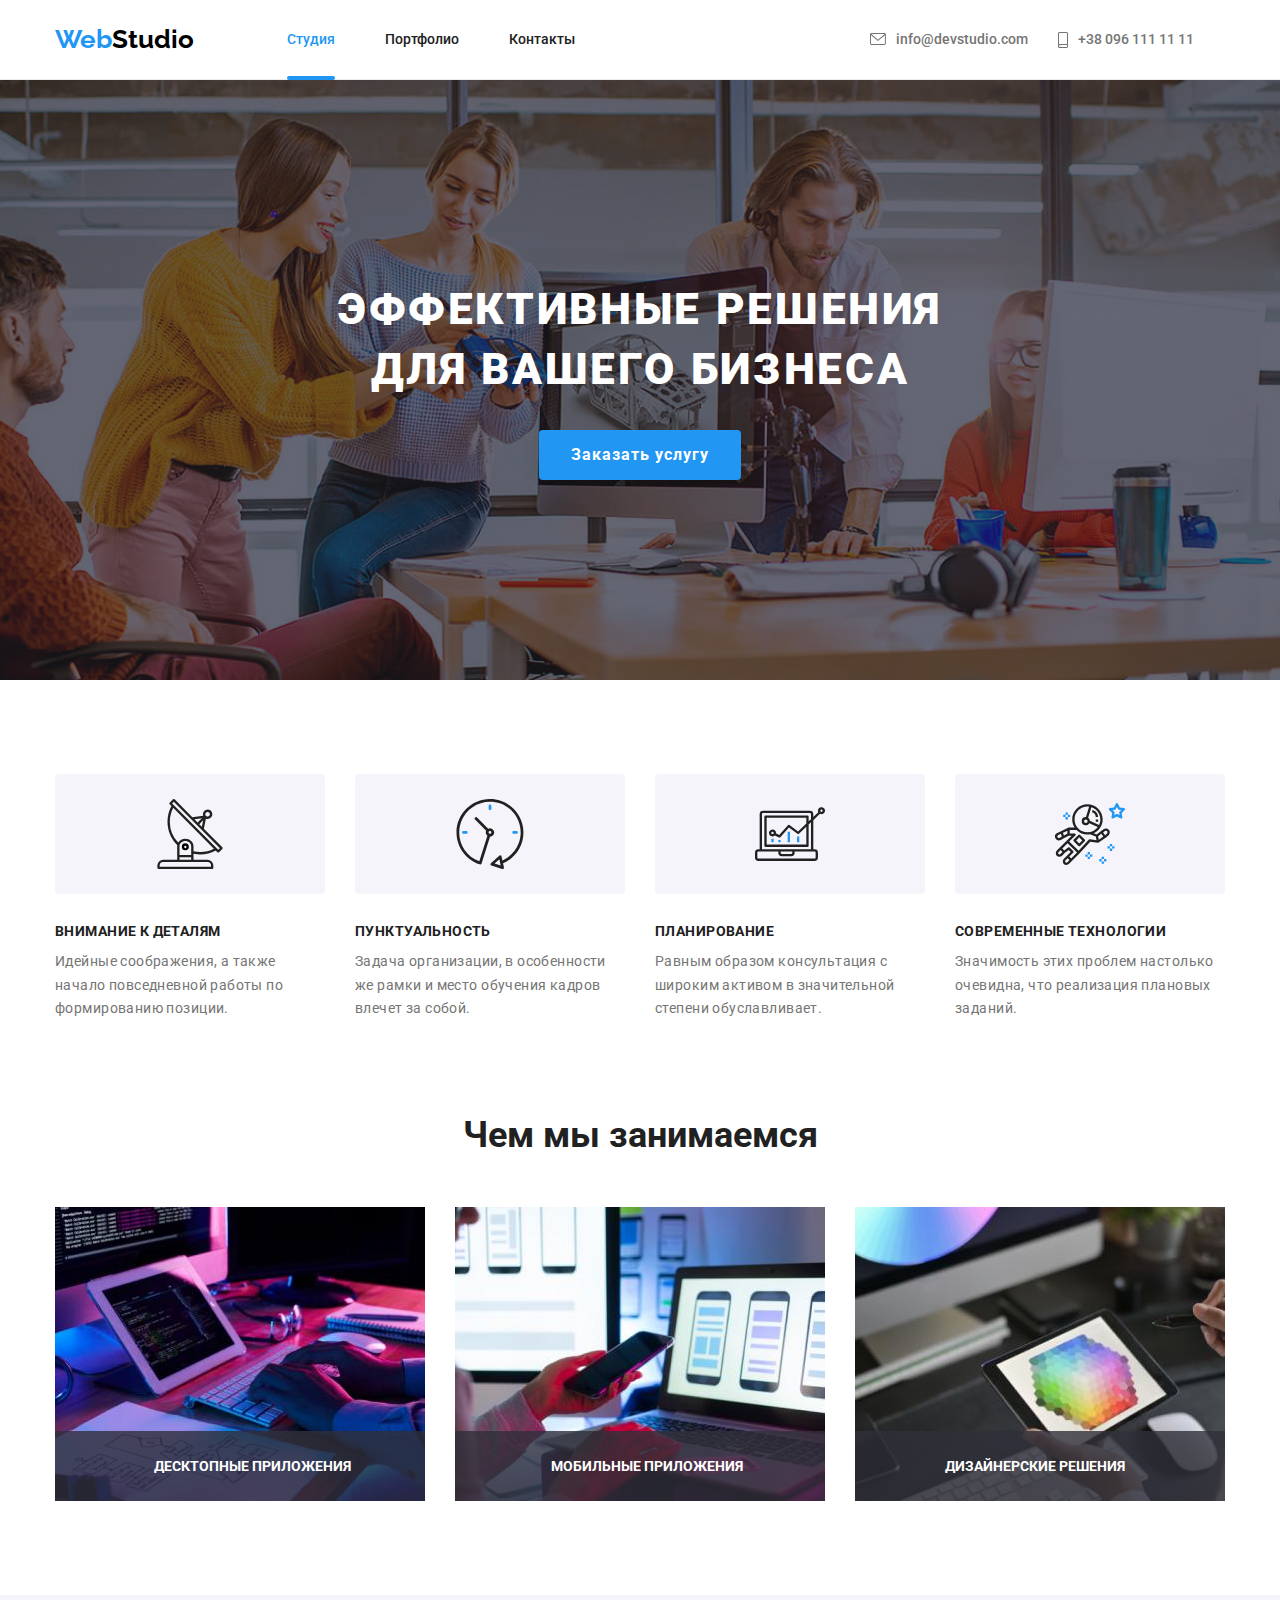
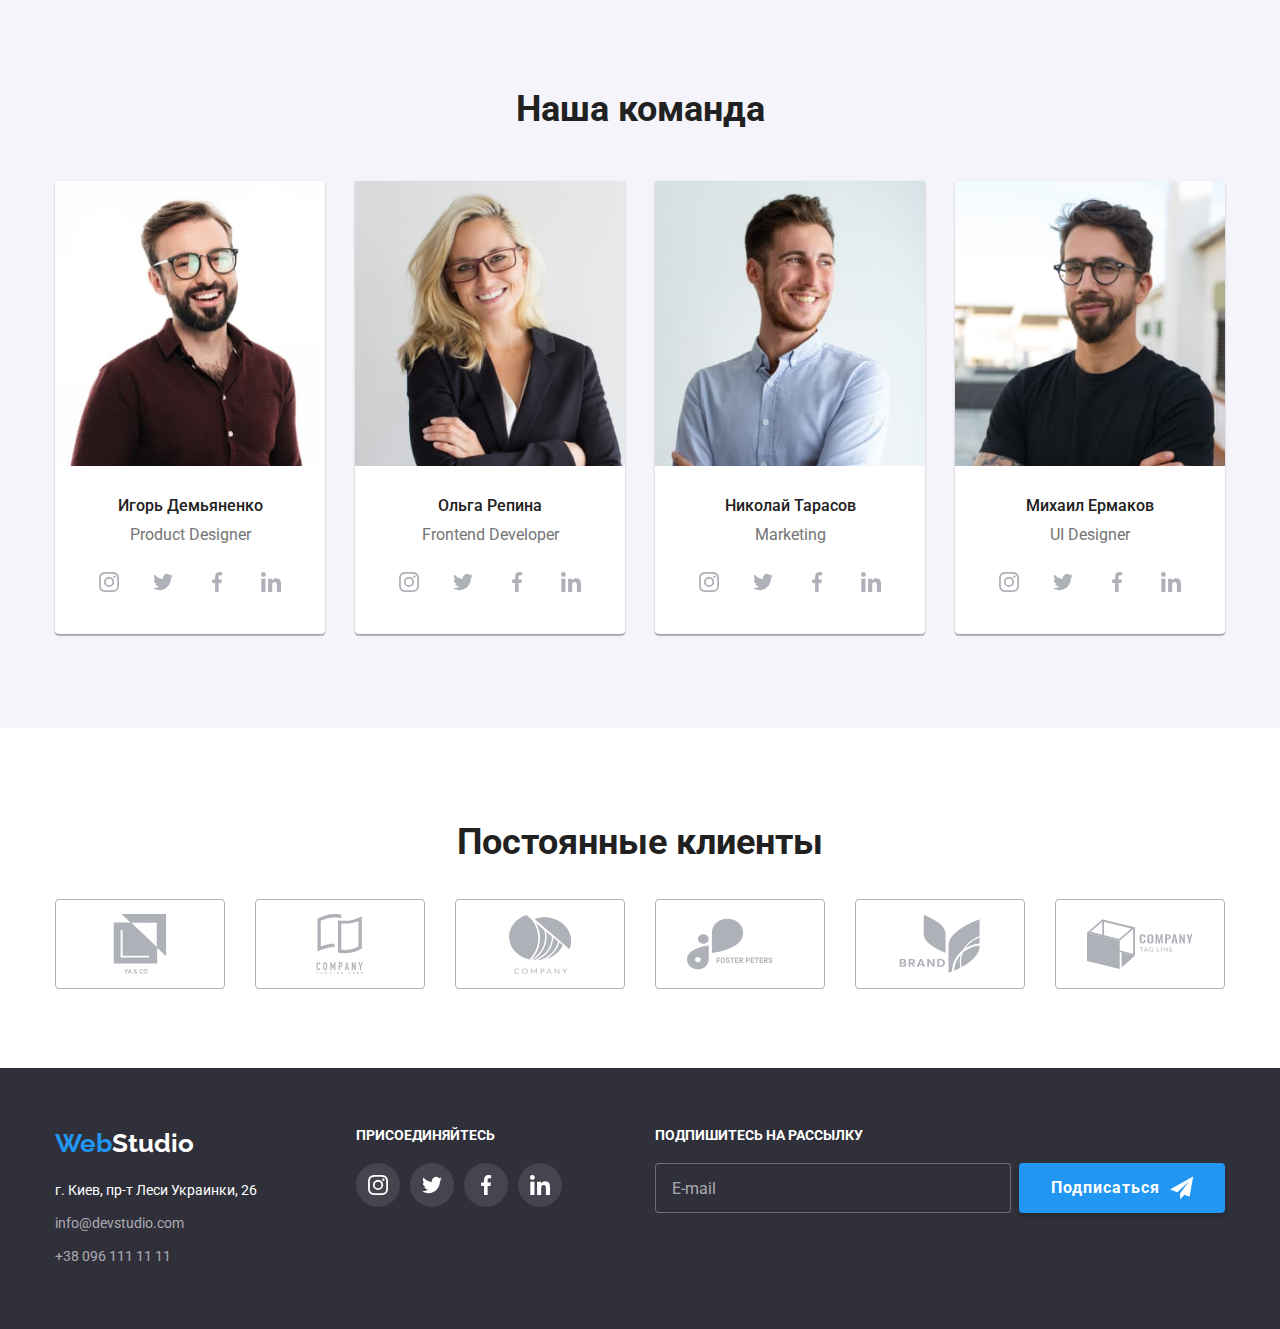
<file: index.html>
<!DOCTYPE html>
<html lang="ru">
     <head>
         <meta charset="UTF-8">
         <meta http-equiv="X-UA-Compatible" content="IE=edge">
         <meta name="viewport" content="width=device-width, initial-scale=1.0">
           <title>Студия</title>
    
         <link rel="preconnect" href="https://fonts.googleapis.com">
         <link rel="preconnect" href="https://fonts.gstatic.com" crossorigin>
         <link href="https://fonts.googleapis.com/css2?family=Raleway:wght@700&family=Roboto:wght@400;500;700;900&display=swap"
         rel="stylesheet">
    
         <link rel="stylesheet" href="https://cdnjs.cloudflare.com/ajax/libs/modern-normalize/1.1.0/modern-normalize.min.css"> 

         <link rel="stylesheet" href="./css/main.min.css">
     </head>       
  <body>
        <header class="page-header">
            <div class="container container__page-header">
                <nav class="main-nav">
                     <a href="./index.html" class="logo">Web<span class="logo__part">Studio</span></a>
                     <button type="button" class="menu-button" data-menu-button>
                         <svg width="40" height="40" aria-label="переключатель мобильного меню">
                            <use class="icon-menu" href="./images/icons.svg#icon-menu_40px-1"></use>
                            <use class="icon-close" href="./images/icons.svg#icon-close_40px-1"></use>
                         </svg>
                     </button>
                  <div class="menu-container" id="menu-container" data-menu>     
                     <ul class="site-nav">
                         <li class="site-nav__item"><a href="" class="site-nav__link site-nav__link--current">Студия</a></li>
                         <li class="site-nav__item"><a class="site-nav__link" href="./portfolio.html">Портфолио</a></li>
                         <li class="site-nav__item"><a class="site-nav__link" href="">Контакты</a></li>     
                     </ul>
                     <div class="header-contacts">
                      <ul class="contacts-nav">
                         <li class="contacts-nav__item">
                             <a class="contacts-nav__link contacts-nav__link--font-size" href="tel:+380961111111">
                           <svg class="contacts-nav__icon" width="10" height="16">
                               <use href="./images/icons.svg#icon-smartphone"></use>
                           </svg>                             
                             +38 096 111 11 11 </a>
                         </li>
                         <li class="contacts-nav__item">
                            <a class="contacts-nav__link" href="mailto:info@devstudio.com">
                           <svg class="contacts-nav__icon" width="16" height="12">
                             <use href="./images/icons.svg#icon-envelope-hover"></use>
                           </svg>
                               info@devstudio.com</a>
                         </li>
                     </ul>
                     <ul class="header-social">
                         <li class="header-social__item">  
                             <a class="header-social__link" href="">Instagram<span class='header-social__line'></span></a>                     
                         </li>
                         <li class="header-social__item">  
                             <a class="header-social__link" href="">Twitter<span class='header-social__line'></span></a>                     
                         </li>
                         <li class="header-social__item">  
                             <a class="header-social__link" href="">Facebook<span class='header-social__line'></span></a>                     
                         </li>
                         <li class="header-social__item">  
                             <a class="header-social__link" href="">LinkedIn<span class='header-social__line'></span></a>                     
                         </li>
                     </ul>
                    </div>
                 </div>
              </nav>
            </div>
        </header>
        <main>
             <!--hero-->
             <section class="hero">
                <div class="container">
                     <h1 class="hero__title">Эффективные решения <br>
                        для вашего бизнеса</h1>
                     <button type="button" class="hero__button" data-modal-open>Заказать услугу</button>    
                </div>
                 </section>
              <!--description of company-->
              <section class="section">
                 <div class="container">
                      <h2 class="visually-hidden">Наши преимущества</h2>
                      <ul class="description">
                            <li class="description__item">
                                <div class="box__icon">
                                  <svg class="description__icon" width="70" height="70" >
                                    <use href="./images/icons.svg#icon-antenna-1"></use>
                                  </svg>
                                </div>
                                <h3 class="description__headline">Внимание к деталям</h3>
                                <p class="description__text">Идейные соображения, а также начало повседневной работы по формированию позиции.</p>
                            </li>
                            <li class="description__item">
                                <div class="box__icon">
                                    <svg class="description__icon" width="70" height="70">
                                        <use href="./images/icons.svg#icon-clock-1"></use>
                                    </svg>
                                </div>
                                <h3 class="description__headline">Пунктуальность</h3>
                                <p class="description__text">Задача организации, в особенности же рамки и место обучения кадров влечет за собой.</p>
                            </li>
                            <li class="description__item">
                                <div class="box__icon">
                                    <svg class="description__icon" width="70" height="70">
                                        <use href="./images/icons.svg#icon-diagram-1"></use>
                                    </svg>
                                </div>
                                <h3 class="description__headline">Планирование</h3>
                                <p class="description__text">Равным образом консультация с широким активом в значительной степени обуславливает.</p>
                            </li>
                            <li class="description__item">
                                <div class="box__icon">
                                    <svg class="description__icon" width="70" height="70">
                                        <use href="./images/icons.svg#icon-astronaut-1"></use>
                                    </svg>
                                </div>
                                <h3 class="description__headline">Современные технологии</h3>
                                <p class="description__text">Значимость этих проблем настолько очевидна, что реализация плановых заданий.</p>
                            </li>
                     </ul>
                  </div>
             </section>
             <!--activity of company-->
             <section class="section section__activity section--nopadding">
                 <div class="container">
                     <h2 class="section__title">Чем мы занимаемся</h2>
                  <ul class="activity">
                     <li class="activity__item">
                        <div class="activity__thumb">
                          <img srcset="images/box1(1).jpg 1x, images/box1@2x.jpg 2x" src="images/box1(1).jpg" alt="компьютер и десктопные приложения" width="370">
                          <h3 class="activity__titel">Десктопные приложения</h3>
                        </div>
                       </li>
                     <li class="activity__item">
                        <div class="activity__thumb">
                          <img srcset="images/box2(1).jpg 1x, images/box2@2x.jpg 2x" src="images/box2(1).jpg" alt="мобильные телефоны и мобильные приложения" width="370">
                          <h3 class="activity__titel">Мобильные приложения</h3>
                        </div>
                    </li>
                     <li class="activity__item">
                        <div class="activity__thumb">
                          <img srcset="images/box3(1).jpg 1x, images/box3@2x.jpg 2x"  src="images/box3(1).jpg" alt="планшет с палитрой цветов" width="370">
                          <h3 class="activity__titel">Дизайнерские решения</h3>
                        </div> 
                     </li>
                  </ul>
                </div>
             </section>
              <!--company team-->
             <section class="section section--otherbackground">
                <div class="container">
                   <h2 class="section__title">Наша команда</h2>
                  <ul class="team">
                     <li class="team__item">
                        <picture>
                            <source srcset="./images/Team1.jpg 1x, ./images/Team1@2x.jpg 2x" media="(max-width: 767px)" />
                            <source srcset="./images/1Team354.jpg 1x, ./images/1Team354@2x.jpg 2x" media="(min-width: 768px)" />
                            <source srcset="./images/1Team270.jpg 1x, ./images/1Team270@2x.jpg 2x" media="(min-width: 1200px)" />
                            <img src="./images/Team1.jpg" alt="фото сотрудник компании"/>
                          </picture>
                          <div class="team-box team-box--padding"><h3 class="team__title">Игорь Демьяненко</h3>
                              <p lang="en" class="team__text">Product Designer</p>
                              <ul class="social social--margin">
                                     <li class="social__item">  
                                        <a class="social__link" href="">
                                            <svg class="social__icon" width="20" height="20">
                                                <use href="./images/icons.svg#icon-instagram-2"></use>
                                            </svg>
                                       </a>
                                    </li>
                                     <li class="social__item"> 
                                        <a class="social__link" href="">
                                            <svg class="social__icon" width="20" height="20">
                                                <use href="./images/icons.svg#icon-twitter-1"></use>
                                            </svg>
                                         </a>
                                    </li>
                                     <li class="social__item"> 
                                        <a class="social__link" href="">
                                            <svg class="social__icon" width="20" height="20">
                                                <use href="./images/icons.svg#icon-facebook-1"></use>
                                            </svg>
                                        </a>
                                    </li>
                                     <li class="social__item"> 
                                        <a class="social__link" href="">
                                            <svg class="social__icon" width="20" height="20">
                                                <use href="./images/icons.svg#icon-linkedin-1"></use>
                                            </svg>
                                        </a>
                                    </li>
                                </ul>
                            </div>
                     </li>
                     <li class="team__item">
                        <picture>
                            <source srcset="./images/Team2.jpg 1x, ./images/Team2@2x.jpg 2x"  media="(max-width: 767px)"/>
                            <source srcset="./images/2Team354.jpg 1x, ./images/2Team354@2x.jpg 2x" media="(min-width: 768px)"/>
                            <source srcset="./images/2Team270.jpg 1x, ./images/2Team270@2x.jpg 2x"  media="(min-width: 1200px)" />
                            <img src="./images/Team2.jpg" alt="фото сотрудник компании"/>
                          </picture>
                        <div class="team-box team-box--padding"><h3 class="team__title">Ольга Репина</h3>
                          <p lang="en" class="team__text">Frontend Developer</p>
                          <ul class="social social--margin">
                             <li class="social__item">  
                                <a class="social__link" href="">
                                    <svg class="social__icon" width="20" height="20">
                                        <use href="./images/icons.svg#icon-instagram-2"></use>
                                    </svg>
                               </a>
                            </li>
                             <li class="social__item"> 
                                <a class="social__link" href="">
                                    <svg class="social__icon" width="20" height="20">
                                        <use href="./images/icons.svg#icon-twitter-1"></use>
                                    </svg>
                                 </a>
                            </li>
                             <li class="social__item"> 
                                <a class="social__link" href="">
                                    <svg class="social__icon" width="20" height="20">
                                        <use href="./images/icons.svg#icon-facebook-1"></use>
                                    </svg>
                                </a>
                            </li>
                             <li class="social__item"> 
                                <a class="social__link" href="">
                                    <svg class="social__icon" width="20" height="20">
                                        <use href="./images/icons.svg#icon-linkedin-1"></use>
                                    </svg>
                                </a>
                            </li>
                        </ul>
                    </div>
                     </li>
                     <li class="team__item">
                        <picture>
                            <source srcset="./images/Team3.jpg 1x, ./images/Team3@2x.jpg 2x"  media="(max-width: 767px)"/>
                            <source srcset="./images/3Team354.jpg 1x, ./images/3Team354@2x.jpg 2x" media="(min-width: 768px)"/>
                            <source srcset="./images/3Team270.jpg 1x, ./images/3Team270@2x.jpg 2x"  media="(min-width: 1200px)" />
                            <img src="./images/Team3.jpg" alt="фото сотрудник компании"/>
                          </picture>
                        <div class="team-box team-box--padding"><h3 class="team__title">Николай Тарасов</h3>
                          <p lang="en" class="team__text">Marketing</p>
                          <ul class="social social--margin">
                             <li class="social__item">  
                                <a class="social__link" href="">
                                    <svg class="social__icon" width="20" height="20">
                                        <use href="./images/icons.svg#icon-instagram-2"></use>
                                    </svg>
                               </a>
                            </li>
                             <li class="social__item"> 
                                <a class="social__link" href="">
                                    <svg class="social__icon" width="20" height="20">
                                        <use href="./images/icons.svg#icon-twitter-1"></use>
                                    </svg>
                                 </a>
                            </li>
                             <li class="social__item"> 
                                <a class="social__link" href="">
                                    <svg class="social__icon" width="20" height="20">
                                        <use href="./images/icons.svg#icon-facebook-1"></use>
                                    </svg>
                                </a>
                            </li>
                             <li class="social__item"> 
                                <a class="social__link" href="">
                                    <svg class="social__icon" width="20" height="20">
                                        <use href="./images/icons.svg#icon-linkedin-1"></use>
                                    </svg>
                                </a>
                            </li>
                        </ul>
                    </div>
                     </li>
                     <li class="team__item">
                        <picture>
                            <source srcset="./images/Team4.jpg 1x, ./images/Team4@2x.jpg 2x"  media="(max-width: 767px)"/>
                            <source srcset="./images/4Team354.jpg 1x, ./images/4Team354@2x.jpg 2x" media="(min-width: 768px)"/>
                            <source srcset="./images/4Team270.jpg 1x, ./images/4Team270@2x.jpg 2x"  media="(min-width: 1200px)" />
                            <img src="./images/Team4.jpg" alt="фото сотрудник компании"/>
                          </picture>
                        <div class="team-box team-box--padding"><h3 class="team__title">Михаил Ермаков</h3>
                          <p lang="en" class="team__text">UI Designer</p>
                          <ul class="social social--margin">
                             <li class="social__item">  
                                <a class="social__link" href="">
                                    <svg class="social__icon" width="20" height="20">
                                        <use href="./images/icons.svg#icon-instagram-2"></use>
                                    </svg>
                               </a>
                            </li>
                             <li class="social__item"> 
                                <a class="social__link" href="">
                                    <svg class="social__icon" width="20" height="20">
                                        <use href="./images/icons.svg#icon-twitter-1"></use>
                                    </svg>
                                 </a>
                            </li>
                             <li class="social__item"> 
                                <a class="social__link" href="">
                                    <svg class="social__icon" width="20" height="20">
                                        <use href="./images/icons.svg#icon-facebook-1"></use>
                                    </svg>
                                </a>
                            </li>
                             <li class="social__item"> 
                                <a class="social__link" href="">
                                    <svg class="social__icon" width="20" height="20">
                                        <use href="./images/icons.svg#icon-linkedin-1"></use>
                                    </svg>
                                </a>
                            </li>
                        </ul>
                    </div>
                     </li>
                  </ul>
                </div>
             </section>
             <!-- clients companys  -->
             <section class="section">
                 <div class="container ">
                    <h2 class="section__title">Постоянные клиенты</h2>
                     <ul class="clients">
                        <li class="clients__item">
                           <a class="clients__link" href="">
                              <svg class="clients__icon" width="106" height="60">   
                                   <use href="./images/icons.svg#icon-group-1"></use>
                             </svg>
                           </a>
                        </li>
                        <li class="clients__item">
                            <a class="clients__link" href="">
                                <svg class="clients__icon" width="106" height="60">
                                     <use href="./images/icons.svg#icon-group-2"></use>
                              </svg>
                           </a>
                         </li>
                         <li class="clients__item">
                            <a class="clients__link" href="">
                                <svg class="clients__icon" width="106" height="60">
                                  <use href="./images/icons.svg#icon-group-3"></use>
                              </svg>
                           </a>
                         </li>
                         <li class="clients__item">
                            <a class="clients__link" href="">
                                <svg class="clients__icon" width="106" height="60">
                                  <use href="./images/icons.svg#icon-group-4"></use>
                              </svg>
                           </a>
                         </li>
                         <li class="clients__item">
                            <a class="clients__link" href="">
                                <svg class="clients__icon" width="106" height="60">
                                  <use href="./images/icons.svg#icon-group-5"></use>
                              </svg>
                           </a>
                         </li>
                         <li class="clients__item">
                            <a class="clients__link" href="">
                                <svg class="clients__icon" width="106" height="60">
                                  <use href="./images/icons.svg#icon-group-6"></use>
                              </svg>
                           </a>
                         </li>
                     </ul>
                 </div>
             </section>
         </main>
         <footer class="footer footer--padding">
            <div class="container container__footer">
                <div class="footer-item">
                    <a href="/" class="logo">Web<span class="logo__part--color">Studio</span></a>
                    <address class="contacts">
                        <ul>
                             <li class="contacts-item contacts-item--maps"><a class="contacts__address" href="//goo.gl/maps/hx1Tc8aeCBWHLHau5">г. Киев, пр-т Леси Украинки, 26</a></li>
                             <li class="contacts-item"><a class="contacts__address contacts__address--color" href="mailto:info@devstudio.com">info@devstudio.com</a></li>
                             <li class="contacts-item"><a class="contacts__address contacts__address--color" href="tel:+380961111111">+38 096 111 11 11</a></li>
                        </ul>
                    </address>
                </div>
                <div class="footer-links">
                      <p class="footer-links__text">присоединяйтесь</p>
                    <ul class="social">
                    <li class="social__item">
                     <a class="social__link social__link--color" href="">
                         <svg class="social__icon" width="20" height="20">
                             <use href="./images/icons.svg#icon-instagram-2"></use>
                         </svg>
                     </a>
                    </li>
                    <li class="social__item">
                     <a class="social__link social__link--color" href="">
                         <svg class="social__icon" width="20" height="20">
                             <use href="./images/icons.svg#icon-twitter-1"></use>
                         </svg>
                     </a>
                    </li>
                    <li class="social__item">
                     <a class="social__link social__link--color" href="">
                         <svg class="social__icon" width="20" height="20">
                             <use href="./images/icons.svg#icon-facebook-1"></use>
                         </svg>
                     </a>
                    </li>
                    <li class="social__item">
                     <a class="social__link social__link--color" href="">
                         <svg class="social__icon" width="20" height="20">
                             <use href="./images/icons.svg#icon-linkedin-1"></use>
                         </svg>
                     </a>
                    </li>
                    </ul>
                </div>
                <!-- call to action -->
                <form class="footer-form footer-form--margin">
                    <p class="footer-form__text">Подпишитесь на рассылку</p>
                    <div class="footer-form__field">
                        <input class="email footer-form__input" name="email" id="email" placeholder="E-mail"/>
                        <label for="email" class="footer-form__lable"></label>
                        <button type="submit" class="footer-form__call">Подписаться
                        <svg class="footer-form__icon" width="24" height="24">
                            <use href="./images/icons.svg#icon-icon-send-1"></use>
                        </svg>
                        </button>
                    </div>
                </form>
            </div>
         </footer>
         <!-- Modal window -->
         <div class="backdrop is-hidden" data-modal>
             <div class="modal">
                 <button class="modal__close" data-modal-close>
                    <svg class="modal__icon" width="18" height="18">
                        <use href="./images/icons.svg#modal-close-icon"></use>
                    </svg>
                 </button>
                 <!-- Form -->
                 <form class="form form--padding">
                     <h2 class="form__title">Оставьте свои данные, мы вам перезвоним</h2>
                        <div class="form-field">
                             <label for="name" class="form-field__lable">Имя</label>
                             <input class="form-field__input" type="text" name="name" id="name" />
                                 <svg class="form-field__icon" width="18" height="18">
                                      <use href="./images/icons.svg#icon-person-black-18dp-1-1"></use>
                                 </svg>
                        </div>
                        <div class="form-field">
                             <label for="tel" class="form-field__lable">Телефон</label>
                             <input class="text form-field__input" name="tel" id="tel" />
                                 <svg class="form-field__icon" width="18" height="18">
                                     <use href="./images/icons.svg#icon-phone-black-18dp-1-1"></use>
                                 </svg>
                        </div>
                        <div class="form-field">
                             <label for="mail" class="form-field__lable">Почта</label>
                             <input class="email form-field__input" name="mail" id="mail"/>
                                 <svg class="form-field__icon" width="18" height="18">
                                     <use href="./images/icons.svg#icon-email-black-18dp-1-1"></use>
                                 </svg>
                        </div>
                        <div class="form-field form-field__textarea">
                             <label for="comment" class="form-field__lable">Коментарий</label>
                             <textarea name="comment" id="comment" rows="10" placeholder="Введите текст" class="form-field__comment"></textarea>
                        </div>
                        <div class="checkbox form-field form-field__checkbox">   
                            <label class="checkbox__lable" for="policy">
                               <input class="checkbox__input" type="checkbox" name="policy" id="policy" />
                               <span class="checkbox__icon"></span>
                               <span class="checkbox__text">Соглашаюсь с рассылкой и принимаю <a class="police-link" href="">Условия договора</a> </span>
                            </label>
                        </div>
                                             
                             <button type="submit" class="submit-button submit-button__position">Отправить</button>
                    </form>
             </div>
         </div>
         <script src="./js/modal.js"></script>
         <script src="./js/mobile-menu.js"></script>
    </body>
</html>
</file>
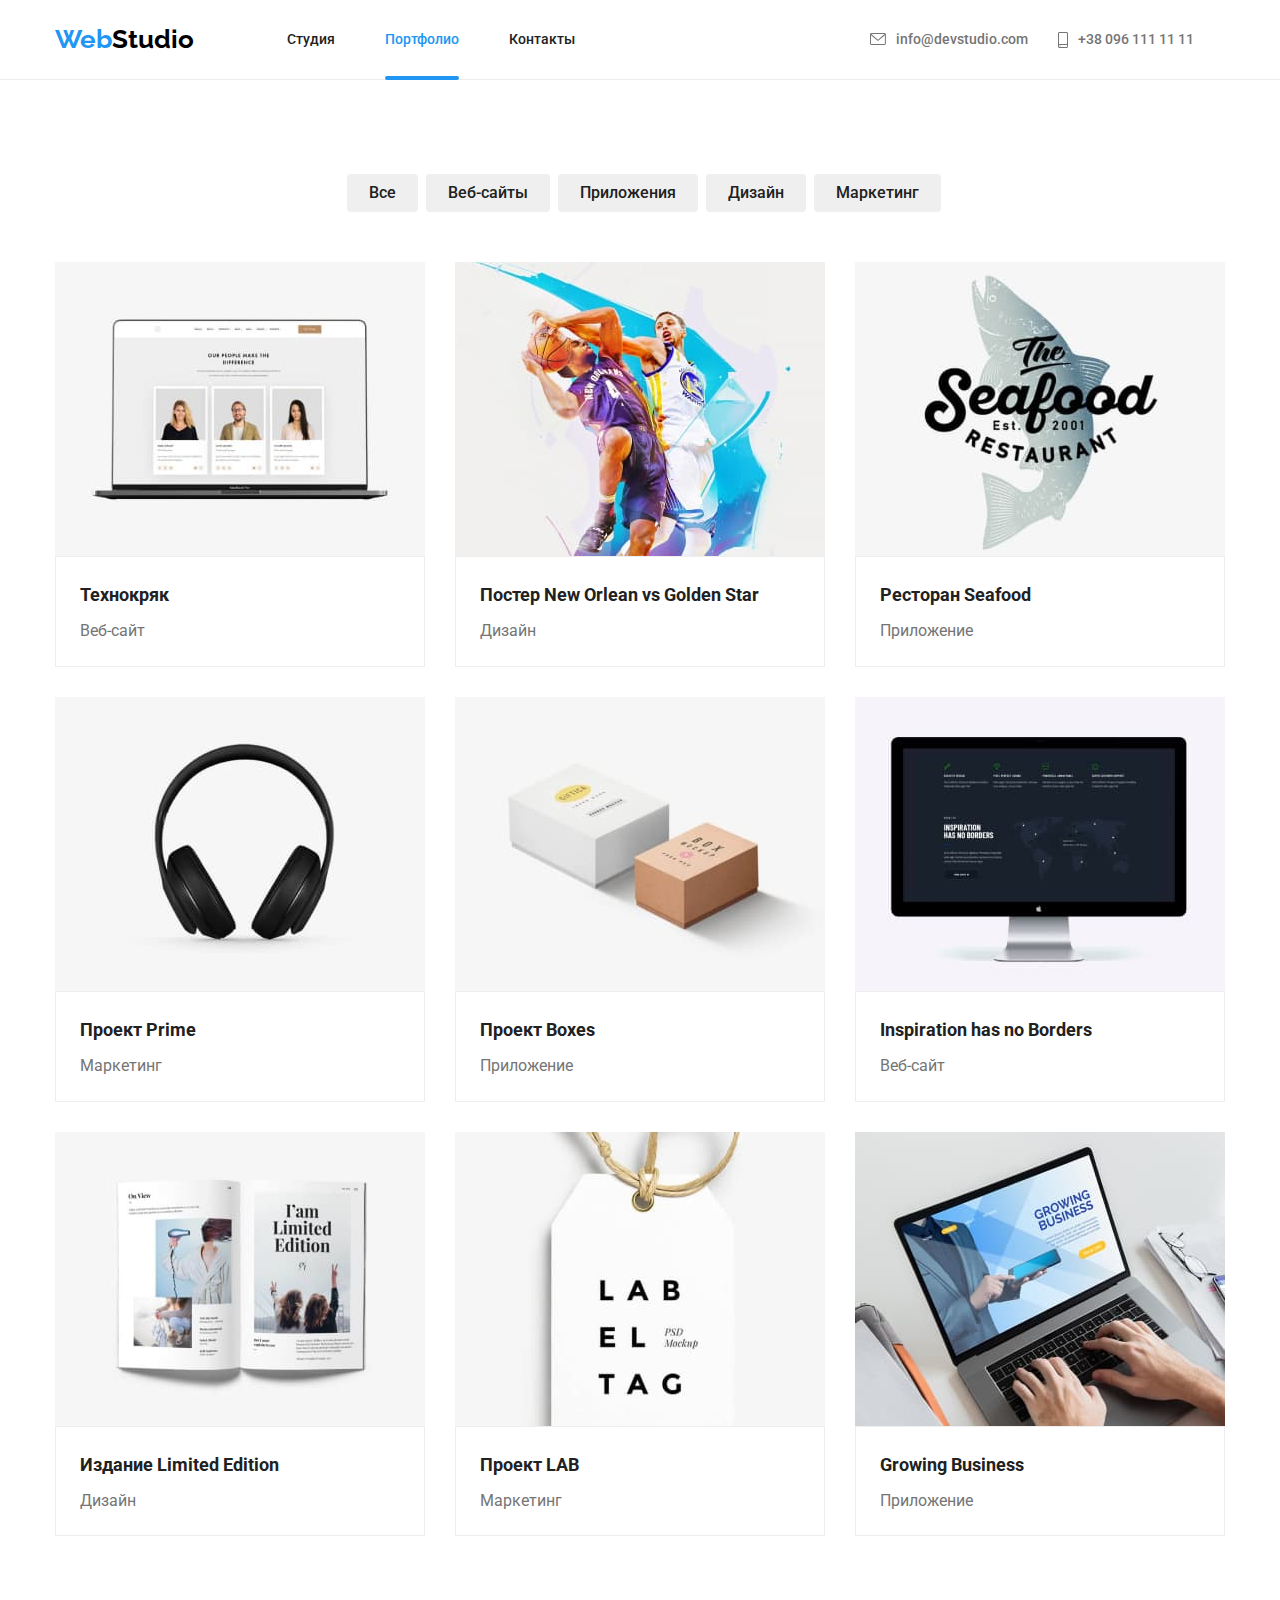
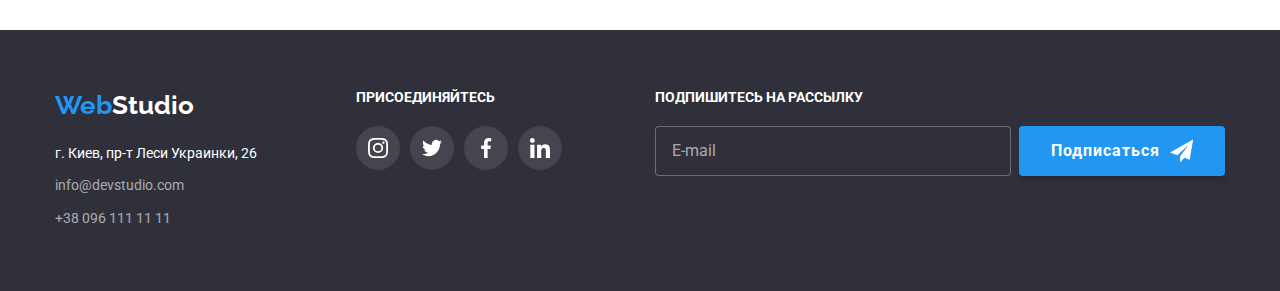
<file: portfolio.html>
<!DOCTYPE html>
<html lang="en">
    <head>
         <meta charset="UTF-8">
         <meta http-equiv="X-UA-Compatible" content="IE=edge">
         <meta name="viewport" content="width=device-width, initial-scale=1.0">
      <title>Портфолио</title>
    
         <link rel="preconnect" href="https://fonts.googleapis.com">
         <link rel="preconnect" href="https://fonts.gstatic.com" crossorigin>
         <link href="https://fonts.googleapis.com/css2?family=Raleway:wght@700&family=Roboto:wght@400;500;700;900&display=swap"
        rel="stylesheet">

         <link rel="stylesheet" href="https://cdnjs.cloudflare.com/ajax/libs/modern-normalize/1.1.0/modern-normalize.min.css"> 

        <link rel="stylesheet" href="./css/main.min.css">
    </head>
    <body>
      <header class="page-header">
        <div class="container container__page-header">
            <nav class="main-nav">
                 <a href="./index.html" class="logo">Web<span class="logo__part">Studio</span></a>
                 <button type="button" class="menu-button" data-menu-button>
                     <svg width="40" height="40" aria-label="переключатель мобильного меню">
                        <use class="icon-menu" href="./images/icons.svg#icon-menu_40px-1"></use>
                        <use class="icon-close" href="./images/icons.svg#icon-close_40px-1"></use>
                     </svg>
                 </button>
              <div class="menu-container" id="menu-container" data-menu>     
                 <ul class="site-nav">
                     <li class="site-nav__item"><a class="site-nav__link" href="./index.html" >Студия</a></li>
                     <li class="site-nav__item"><a class="site-nav__link site-nav__link--current" href="">Портфолио</a></li>
                     <li class="site-nav__item"><a class="site-nav__link" href="">Контакты</a></li>     
                 </ul>
                 <div class="header-contacts">
                  <ul class="contacts-nav">
                     <li class="contacts-nav__item">
                         <a class="contacts-nav__link contacts-nav__link--font-size" href="tel:+380961111111">
                       <svg class="contacts-nav__icon" width="10" height="16">
                           <use href="./images/icons.svg#icon-smartphone"></use>
                       </svg>                             
                         +38 096 111 11 11 </a>
                     </li>
                     <li class="contacts-nav__item">
                        <a class="contacts-nav__link" href="mailto:info@devstudio.com">
                       <svg class="contacts-nav__icon" width="16" height="12">
                         <use href="./images/icons.svg#icon-envelope-hover"></use>
                       </svg>
                           info@devstudio.com</a>
                     </li>
                 </ul>
                 <ul class="header-social">
                     <li class="header-social__item">  
                         <a class="header-social__link" href="">Instagram<span class='header-social__line'></span></a>                     
                     </li>
                     <li class="header-social__item">  
                         <a class="header-social__link" href="">Twitter<span class='header-social__line'></span></a>                     
                     </li>
                     <li class="header-social__item">  
                         <a class="header-social__link" href="">Facebook<span class='header-social__line'></span></a>                     
                     </li>
                     <li class="header-social__item">  
                         <a class="header-social__link" href="">LinkedIn<span class='header-social__line'></span></a>                     
                     </li>
                 </ul>
                </div>
             </div>
          </nav>
        </div>
    </header>
         <main>
            <!--filters-->
            <section class="section">
             <div class="container">
                 <h1 class="visually-hidden">Портфолио</h1>
               <ul class="portfolio-filter portfolio-filter--margin">
                    <li class="portfolio-filter__item">
                       <button class="portfolio-filter__button" type="button">Все</button>
                    </li>
                    <li class="portfolio-filter__item">
                       <button class="portfolio-filter__button" type="button">Веб-сайты</button>
                    </li>
                    <li class="portfolio-filter__item">
                       <button class="portfolio-filter__button" type="button">Приложения</button>
                    </li>
                    <li class="portfolio-filter__item">
                       <button class="portfolio-filter__button" type="button">Дизайн</button>
                    </li>
                    <li class="portfolio-filter__item">
                       <button class="portfolio-filter__button" type="button">Маркетинг</button>
                    </li>               
               </ul>
               <!-- portfolio-list -->
               <ul class="portfolio">
                 <li class="element">
                      <a class="element__link" href="">
                        <article class="product">
                            <div class="product__thumb"> 
                              <picture>
                                <source srcset="./images/portfolio1.jpg 1x, ./images/portfolio1@2x.jpg 2x"  media="(max-width: 767px)"/>
                                <source srcset="./images/1portfolio354.jpg 1x, ./images/1portfolio354@2x.jpg 2x" media="(max-width: 1199px)"/>
                                <source srcset="./images/1portfolio270.jpg 1x, ./images/1portfolio270@2x.jpg 2x"  media="(min-width: 1200px)"/>
                                <img src="./images/portfolio1.jpg" alt="портфолио трех сотрудников компании"/>
                              </picture>
                              <div class="product-overlay">
                                <div class="product-overlay__action">
                                  <p class="product-overlay__text">Ресурс предлагает комплексные предложения с разным уровнем функционала и сервисов. Все это позволит посетителю получить исчерпывающие сведения о компании или частном лице.</p>
                                </div>
                              </div>
                           </div>
                          <div class="product__item">
                             <h2 class="product__title">Технокряк</h2>
                             <p class="product__discription">Веб-сайт</p>
                         </div>
                        </article>
                      </a>
                 </li>
                 <li class="element">
                    <a class="element__link" href="">
                        <article class="product">
                            <div class="product__thumb"> 
                              <picture>
                                <source srcset="./images/portfolio2.jpg 1x, ./images/portfolio2@2x.jpg 2x"  media="(max-width: 767px)"/>
                                <source srcset="./images/2portfolio354.jpg 1x, ./images/2portfolio354@2x.jpg 2x" media="(max-width: 1199px)"/>
                                <source srcset="./images/2portfolio270.jpg 1x, ./images/2portfolio270@2x.jpg 2x"  media="(min-width: 1200px)"/>
                                <img src="./images/portfolio2.jpg" alt="портфолио трех сотрудников компании"/>
                              </picture>
                              <div class="product-overlay">
                                 <div class="product-overlay__action">
                                  <p class="product-overlay__text">Ресурс предлагает комплексные предложения с разным уровнем функционала и сервисов. Все это позволит посетителю получить исчерпывающие сведения о компании или частном лице.</p>
                                </div>
                              </div>
                           </div>
                          <div class="product__item">
                            <h2 class="product__title">Постер New Orlean vs Golden Star</h2>
                             <p class="product__discription">Дизайн</p>
                         </div>
                        </article>
                      </a>
                 </li>
                 <li class="element">
                    <a class="element__link" href="">
                        <article class="product">
                            <div class="product__thumb">
                              <picture>
                                <source srcset="./images/portfolio3.jpg 1x, ./images/portfolio3@2x.jpg 2x" media="(max-width: 767px)"/>
                                <source srcset="./images/3portfolio354.jpg 1x, ./images/3portfolio354@2x.jpg 2x" media="(max-width: 1199px)"/>
                                <source srcset="./images/3portfolio270.jpg 1x, ./images/3portfolio270@2x.jpg 2x" media="(min-width: 1200px)"/>
                                <img src="./images/portfolio3.jpg" alt="портфолио трех сотрудников компании"/>
                              </picture> 
                              <div class="product-overlay">
                                <div class="product-overlay__action">
                                  <p class="product-overlay__text">Ресурс предлагает комплексные предложения с разным уровнем функционала и сервисов. Все это позволит посетителю получить исчерпывающие сведения о компании или частном лице.</p>
                                </div>
                              </div>
                           </div>
                          <div class="product__item">
                              <h2 class="product__title">Ресторан Seafood</h2>
                             <p class="product__discription">Приложение</p>
                         </div>
                        </article>
                      </a>
                 </li>
                 <li class="element">
                    <a class="element__link" href="">
                        <article class="product">
                            <div class="product__thumb">
                              <picture>
                                <source srcset="./images/portfolio4.jpg 1x, ./images/portfolio4@2x.jpg 2x" media="(max-width: 767px)"/>
                                <source srcset="./images/4portfolio354.jpg 1x, ./images/4portfolio354@2x.jpg 2x" media="(max-width: 1199px)"/>
                                <source srcset="./images/4portfolio270.jpg 1x, ./images/4portfolio270@2x.jpg 2x" media="(min-width: 1200px)"/>
                                <img src="./images/portfolio4.jpg" alt="портфолио трех сотрудников компании"/>
                              </picture>
                              <div class="product-overlay">
                                <div class="product-overlay__action">
                                  <p class="product-overlay__text">Ресурс предлагает комплексные предложения с разным уровнем функционала и сервисов. Все это позволит посетителю получить исчерпывающие сведения о компании или частном лице.</p>
                                </div>
                              </div>
                           </div>
                          <div class="product__item">
                              <h2 class="product__title">Проект Prime</h2>
                             <p class="product__discription">Маркетинг</p>
                         </div>
                        </article>
                      </a>
                 </li>
                 <li class="element">
                    <a class="element__link" href="">
                        <article class="product">
                            <div class="product__thumb">
                              <picture>
                                <source srcset="./images/portfolio5.jpg 1x, ./images/portfolio5@2x.jpg 2x" media="(max-width: 767px)"/>
                                <source srcset="./images/5portfolio354.jpg 1x, ./images/5portfolio354@2x.jpg 2x" media="(max-width: 1199px)"/>
                                <source srcset="./images/5portfolio270.jpg 1x, ./images/5portfolio270@2x.jpg 2x" media="(min-width: 1200px)"/>
                                <img src="./images/portfolio5.jpg" alt="портфолио трех сотрудников компании"/>
                              </picture> 
                              <div class="product-overlay">
                                <div class="product-overlay__action">
                                  <p class="product-overlay__text">Ресурс предлагает комплексные предложения с разным уровнем функционала и сервисов. Все это позволит посетителю получить исчерпывающие сведения о компании или частном лице.</p>
                                </div>
                              </div>
                           </div>
                          <div class="product__item">
                              <h2 class="product__title">Проект Boxes</h2>
                              <p class="product__discription">Приложение</p>
                         </div>
                        </article>
                      </a>
                 </li>
                 <li class="element">
                    <a class="element__link" href="">
                        <article class="product">
                            <div class="product__thumb">
                              <picture>
                                <source srcset="./images/portfolio6.jpg 1x, ./images/portfolio6@2x.jpg 2x" media="(max-width: 767px)"/>
                                <source srcset="./images/6portfolio354.jpg 1x, ./images/6portfolio354@2x.jpg 2x" media="(max-width: 1199px)"/>
                                <source srcset="./images/6portfolio270.jpg 1x, ./images/6portfolio270@2x.jpg 2x" media="(min-width: 1200px)"/>
                                <img src="./images/portfolio6.jpg" alt="портфолио трех сотрудников компании"/>
                              </picture> 
                              <div class="product-overlay">
                                <div class="product-overlay__action">
                                  <p class="product-overlay__text">Ресурс предлагает комплексные предложения с разным уровнем функционала и сервисов. Все это позволит посетителю получить исчерпывающие сведения о компании или частном лице.</p>
                                </div>
                              </div>
                           </div>
                          <div class="product__item">
                              <h2 class="product__title">Inspiration has no Borders</h2>
                              <p class="product__discription">Веб-сайт</p>
                         </div>
                        </article>
                      </a>
                 </li>
                 <li class="element">
                    <a class="element__link" href="">
                        <article class="product">
                            <div class="product__thumb">
                              <picture>
                                <source srcset="./images/portfolio7.jpg 1x, ./images/portfolio7@2x.jpg 2x" media="(max-width: 767px)"/>
                                <source srcset="./images/7portfolio354.jpg 1x, ./images/7portfolio354@2x.jpg 2x" media="(max-width: 1199px)"/>
                                <source srcset="./images/7portfolio270.jpg 1x, ./images/7portfolio270@2x.jpg 2x" media="(min-width: 1200px)"/>
                                <img src="./images/portfolio7.jpg" alt="портфолио трех сотрудников компании"/>
                              </picture> 
                              <div class="product-overlay">
                                <div class="product-overlay__action">
                                  <p class="product-overlay__text">Ресурс предлагает комплексные предложения с разным уровнем функционала и сервисов. Все это позволит посетителю получить исчерпывающие сведения о компании или частном лице.</p>
                                </div>
                              </div>
                           </div>
                          <div class="product__item">
                              <h2 class="product__title">Издание Limited Edition</h2>
                              <p class="product__discription">Дизайн</p>
                         </div>
                        </article>
                      </a>
                    </li>
                 <li class="element">
                    <a class="element__link" href="">
                        <article class="product">
                            <div class="product__thumb">
                              <picture>
                                <source srcset="./images/portfolio8.jpg 1x, ./images/portfolio8@2x.jpg 2x" media="(max-width: 767px)"/>
                                <source srcset="./images/8portfolio354.jpg 1x, ./images/8portfolio354@2x.jpg 2x" media="(max-width: 1199px)"/>
                                <source srcset="./images/8portfolio270.jpg 1x, ./images/8portfolio270@2x.jpg 2x" media="(min-width: 1200px)"/>
                                <img src="./images/portfolio8.jpg" alt="портфолио трех сотрудников компании"/>
                              </picture> 
                              <div class="product-overlay">
                                <div class="product-overlay__action">
                                  <p class="product-overlay__text">Ресурс предлагает комплексные предложения с разным уровнем функционала и сервисов. Все это позволит посетителю получить исчерпывающие сведения о компании или частном лице.</p>
                                </div>
                              </div>
                           </div>
                          <div class="product__item">
                              <h2 class="product__title">Проект LAB</h2>
                              <p class="product__discription">Маркетинг</p>
                         </div>
                        </article>
                      </a>
                   </li>
                 <li class="element">
                    <a class="element__link" href="">
                        <article class="product">
                            <div class="product__thumb">
                              <picture>
                                <source srcset="./images/portfolio9.jpg 1x, ./images/portfolio9@2x.jpg 2x" media="(max-width: 767px)"/>
                                <source srcset="./images/9portfolio354.jpg 1x, ./images/9portfolio354@2x.jpg 2x" media="(max-width: 1199px)"/>
                                <source srcset="./images/9portfolio270.jpg 1x, ./images/9portfolio270@2x.jpg 2x" media="(min-width: 1200px)"/>
                                <img src="./images/portfolio9.jpg" alt="портфолио трех сотрудников компании"/>
                              </picture> 
                              <div class="product-overlay">
                                <div class="product-overlay__action">
                                  <p class="product-overlay__text">Ресурс предлагает комплексные предложения с разным уровнем функционала и сервисов. Все это позволит посетителю получить исчерпывающие сведения о компании или частном лице.</p>
                                </div>
                              </div>
                           </div>
                          <div class="product__item">
                              <h2 class="product__title">Growing Business</h2>
                              <p class="product__discription">Приложение</p>
                         </div>
                        </article>
                      </a>
                  </li>
              </ul>
             </div>
           </section> 
         </main> 
      <footer class="footer footer--padding">
          <div class="container container__footer">
              <div class="footer-item">
                  <a href="/" class="logo">Web<span class="logo__part--color">Studio</span></a>
                  <address class="contacts">
                      <ul>
                           <li class="contacts-item contacts-item--maps"><a class="contacts__address contacts__address--maps" href="//goo.gl/maps/hx1Tc8aeCBWHLHau5">г. Киев, пр-т Леси Украинки, 26</a></li>
                           <li class="contacts-item"><a class="contacts__address contacts__address--color" href="mailto:info@devstudio.com">info@devstudio.com</a></li>
                           <li class="contacts-item"><a class="contacts__address contacts__address--color" href="tel:+380961111111">+38 096 111 11 11</a></li>
                      </ul>
                  </address>
              </div>
              <div class="footer-links">
                   <p class="footer-links__text">присоединяйтесь</p>
                <ul class="social">
                  <li class="social__item">
                   <a class="social__link social__link--color" href="">
                       <svg class="social__icon" width="20" height="20">
                           <use href="./images/icons.svg#icon-instagram-2"></use>
                       </svg>
                   </a>
                  </li>
                  <li class="social__item">
                   <a class="social__link social__link--color" href="">
                       <svg class="social__icon" width="20" height="20">
                           <use href="./images/icons.svg#icon-twitter-1"></use>
                       </svg>
                   </a>
                  </li>
                  <li class="social__item">
                   <a class="social__link social__link--color" href="">
                       <svg class="social__icon" width="20" height="20">
                           <use href="./images/icons.svg#icon-facebook-1"></use>
                       </svg>
                   </a>
                  </li>
                  <li class="social__item">
                   <a class="social__link social__link--color" href="">
                       <svg class="social__icon" width="20" height="20">
                           <use href="./images/icons.svg#icon-linkedin-1"></use>
                       </svg>
                   </a>
                  </li>
               </ul>
              </div>
              <!-- call to action -->
              <form class="footer-form footer-form--margin">
                  <p class="footer-form__text">Подпишитесь на рассылку</p>
                  <div class="footer-form__field">
                      <input class="email footer-form__input" name="email" id="email" placeholder="E-mail"/>
                      <label for="email" class="footer-form__lable"></label>
                      <button type="submit" class="footer-form__call">Подписаться
                      <svg class="footer-form__icon" width="24" height="24">
                          <use href="./images/icons.svg#icon-icon-send-1"></use>
                      </svg>
                      </button>
                  </div>
              </form>
          </div>
       </footer>
       <script src="./js/mobile-menu.js"></script>
    </body> 
  </html>
</file>
<file: css/main.min.css>
body{background-color:#fff;font-family:"Roboto",sans-serif}img{display:block;max-width:100%;height:auto}.container{padding-left:15px;padding-right:15px;margin-left:auto;margin-right:auto}@media screen and (min-width: 480px){.container{width:480px}}@media screen and (min-width: 768px){.container{width:768px}}@media screen and (min-width: 1200px){.container{width:1200px}}.section{padding-top:60px;padding-bottom:60px}@media screen and (min-width: 1200px){.section{padding-top:94px;padding-bottom:94px}}.section__title{margin-top:0;margin-bottom:30px;color:#212121;font-weight:700;font-size:28px;line-height:1.16;text-align:center}@media screen and (min-width: 1200px){.section__title{margin-bottom:50px;font-size:36px}}.activity{padding-top:0}a{text-decoration:none}ul{list-style:none;padding:0;margin:0}h1,h2,h3,p{margin:0}textarea{resize:none;display:block}.visually-hidden{position:absolute;width:1px;height:1px;margin:-1px;border:0;padding:0;white-space:nowrap;-webkit-clip-path:inset(100%);clip-path:inset(100%);clip:rect(0 0 0 0);overflow:hidden}.page-header{border-bottom:1px solid #ECECEC}@media screen and (min-width: 768px){.container__page-header{display:-webkit-box;display:-ms-flexbox;display:flex}}.menu-button{display:-webkit-inline-box;display:-ms-inline-flexbox;display:inline-flex;padding:0;margin:0;border:none;z-index:2;background-color:transparent;font-family:inherit;font-size:0;cursor:pointer}@media screen and (min-width: 768px){.menu-button{display:none}}.menu-button .icon-close{display:none}.menu-button.is-open .icon-close{display:block}.menu-button.is-open .icon-menu{display:none}.page-header{position:relative}@media screen and (max-width: 767px){.menu-container{position:fixed;top:0;left:0;width:100%;height:100%;z-index:1;background-color:#fff;-webkit-box-shadow:0px 4px 8px rgba(0,0,0,0.04),0px 2px 4px rgba(0,0,0,0.08),0px 1px 3px rgba(0,0,0,0.16);box-shadow:0px 4px 8px rgba(0,0,0,0.04),0px 2px 4px rgba(0,0,0,0.08),0px 1px 3px rgba(0,0,0,0.16);display:none;padding:48px 40px}.menu-container.is-open{display:-webkit-box;display:-ms-flexbox;display:flex;-webkit-box-orient:vertical;-webkit-box-direction:normal;-ms-flex-direction:column;flex-direction:column;-webkit-box-pack:justify;-ms-flex-pack:justify;justify-content:space-between}}@media screen and (min-width: 768px){.menu-container{display:-webkit-box;display:-ms-flexbox;display:flex;-webkit-box-align:center;-ms-flex-align:center;align-items:center}}@media screen and (max-width: 767px){.main-nav{display:-webkit-box;display:-ms-flexbox;display:flex;-webkit-box-pack:justify;-ms-flex-pack:justify;justify-content:space-between;-webkit-box-align:center;-ms-flex-align:center;align-items:center;height:60px;font-weight:500;font-size:40px;line-height:1.2}}@media screen and (min-width: 768px){.main-nav{display:-webkit-box;display:-ms-flexbox;display:flex;-webkit-box-align:center;-ms-flex-align:center;align-items:center;font-weight:500;font-size:14px;line-height:1.1}}@media screen and (max-width: 767px){.site-nav__item:not(:last-child){margin-bottom:32px}}@media screen and (min-width: 768px){.site-nav{display:-webkit-box;display:-ms-flexbox;display:flex;margin-left:88px}.site-nav__item:not(:first-child){margin-left:50px}}@media screen and (min-width: 1200px){.site-nav{margin-left:93px}}.site-nav__link{display:block;color:#212121;-webkit-transition:color 250ms cubic-bezier(0.4, 0, 0.2, 1);transition:color 250ms cubic-bezier(0.4, 0, 0.2, 1)}@media screen and (min-width: 768px){.site-nav__link{padding-top:32px;padding-bottom:32px}}.site-nav__link:hover,.site-nav__link:focus{color:#2196F3}@media screen and (min-width: 768px){.site-nav__link--current{position:relative;color:#2196F3}.site-nav__link--current::after{content:'';position:absolute;left:0;bottom:-1px;display:block;width:100%;height:4px;background-color:#2196F3;border-radius:2px}}.logo{color:#2196F3;font-family:Raleway;font-weight:700;font-size:24px;line-height:1.2}@media screen and (min-width: 1200px){.logo{font-size:26px}}.logo__part{color:#000000}.logo__part--color{color:#fff}.contacts-nav{color:#757575}@media screen and (max-width: 767px){.contacts-nav{margin-bottom:64px}.contacts-nav__item:first-child{margin-bottom:32px}}@media screen and (min-width: 768px) and (max-width: 1199px){.contacts-nav{display:-webkit-box;display:-ms-flexbox;display:flex;-webkit-box-orient:vertical;-webkit-box-direction:reverse;-ms-flex-direction:column-reverse;flex-direction:column-reverse;margin-left:84px}.contacts-nav__item:last-child{margin-bottom:10px}}@media screen and (min-width: 1200px){.contacts-nav{display:-webkit-box;display:-ms-flexbox;display:flex;-webkit-box-orient:horizontal;-webkit-box-direction:reverse;-ms-flex-direction:row-reverse;flex-direction:row-reverse;margin-left:295px}}@media screen and (max-width: 767px){.contacts-nav__icon{display:none}}@media screen and (min-width: 768px){.contacts-nav__icon{margin-right:8px;fill:currentColor}}@media screen and (min-width: 1200px){.contacts-nav__icon{margin-right:10px;fill:currentColor}}@media screen and (min-width: 1200px){.contacts-nav__item:last-of-type{margin-right:30px}}.contacts-nav__link{color:#757575;-webkit-transition:color 250ms cubic-bezier(0.4, 0, 0.2, 1);transition:color 250ms cubic-bezier(0.4, 0, 0.2, 1)}@media screen and (max-width: 767px){.contacts-nav__link{display:block;font-weight:500;font-size:24px;line-height:1.16}.contacts-nav__link--font-size{font-weight:500;font-size:34px;line-height:1.17}}@media screen and (min-width: 768px){.contacts-nav__link{display:-webkit-box;display:-ms-flexbox;display:flex;-webkit-box-align:center;-ms-flex-align:center;align-items:center;font-weight:500;font-size:12px;line-height:1.16}}@media screen and (min-width: 1200px){.contacts-nav__link{font-size:14px;line-height:1.1}}.contacts-nav__link:hover,.contacts-nav__link:focus{color:#2196F3}.hero{background-color:#2F303A;text-align:center;margin-left:auto;margin-right:auto;padding-top:118px;padding-bottom:118px;background-repeat:no-repeat;background-position:center;background-size:cover;background-image:-webkit-gradient(linear, left top, right top, from(rgba(47,48,58,0.4)), to(rgba(47,48,58,0.4))),url("../images/HeroMob.jpg");background-image:linear-gradient(to right, rgba(47,48,58,0.4), rgba(47,48,58,0.4)),url("../images/HeroMob.jpg")}@media (min-device-pixel-ratio: 2), (-webkit-min-device-pixel-ratio: 2), (min-resolution: 192dpi), (min-resolution: 2dppx){.hero{background-image:-webkit-gradient(linear, left top, right top, from(rgba(47,48,58,0.4)), to(rgba(47,48,58,0.4))),url("../images/HeroMob@2x.jpg");background-image:linear-gradient(to right, rgba(47,48,58,0.4), rgba(47,48,58,0.4)),url("../images/HeroMob@2x.jpg")}}@media screen and (min-width: 768px){.hero{background-image:-webkit-gradient(linear, left top, right top, from(rgba(47,48,58,0.4)), to(rgba(47,48,58,0.4))),url("../images/HeroTabl.jpg");background-image:linear-gradient(to right, rgba(47,48,58,0.4), rgba(47,48,58,0.4)),url("../images/HeroTabl.jpg")}}@media screen and (min-width: 768px) and (min-device-pixel-ratio: 2), screen and (min-width: 768px) and (-webkit-min-device-pixel-ratio: 2), screen and (min-width: 768px) and (min-resolution: 192dpi), screen and (min-width: 768px) and (min-resolution: 2dppx){.hero{background-image:-webkit-gradient(linear, left top, right top, from(rgba(47,48,58,0.4)), to(rgba(47,48,58,0.4))),url("../images/HeroTabl@2x.jpg");background-image:linear-gradient(to right, rgba(47,48,58,0.4), rgba(47,48,58,0.4)),url("../images/HeroTabl@2x.jpg")}}@media screen and (min-width: 1200px){.hero{padding-top:200px;padding-bottom:200px;max-width:1600px;height:600px;background-image:-webkit-gradient(linear, left top, right top, from(rgba(47,48,58,0.4)), to(rgba(47,48,58,0.4))),url("../images/HeroDesk.jpg");background-image:linear-gradient(to right, rgba(47,48,58,0.4), rgba(47,48,58,0.4)),url("../images/HeroDesk.jpg")}}@media screen and (min-width: 1200px) and (min-device-pixel-ratio: 2), screen and (min-width: 1200px) and (-webkit-min-device-pixel-ratio: 2), screen and (min-width: 1200px) and (min-resolution: 192dpi), screen and (min-width: 1200px) and (min-resolution: 2dppx){.hero{background-image:-webkit-gradient(linear, left top, right top, from(rgba(47,48,58,0.4)), to(rgba(47,48,58,0.4))),url("../images/HeroDesk@2x.jpg");background-image:linear-gradient(to right, rgba(47,48,58,0.4), rgba(47,48,58,0.4)),url("../images/HeroDesk@2x.jpg")}}.hero__title{margin-top:0px;margin-bottom:30px;color:#fff;font-weight:900;font-size:26px;line-height:1.6;letter-spacing:0.06em;text-transform:uppercase}@media screen and (min-width: 1200px){.hero__title{font-size:44px;line-height:1.36}}@media screen and (min-width: 768px){.description{display:-webkit-box;display:-ms-flexbox;display:flex;-ms-flex-wrap:wrap;flex-wrap:wrap;margin:-15px}}@media screen and (min-width: 1200px){.description{-ms-flex-wrap:nowrap;flex-wrap:nowrap}}.description__headline{margin-bottom:10px;color:#212121;font-weight:700;font-size:14px;line-height:1.1;letter-spacing:0.03em;text-transform:uppercase}@media screen and (max-width: 767px){.description__headline{text-align:center}}.description__text{color:#757575;letter-spacing:0.03em;font-size:14px;line-height:1.7}@media screen and (max-width: 767px){.description__item:not(:last-child){margin-bottom:30px}}@media screen and (min-width: 768px){.description__item{width:354px;width:calc((100% - 2 * 30px) / 2);margin:15px}}@media screen and (min-width: 1200px){.description__item{width:270px}}.box__icon{display:-webkit-box;display:-ms-flexbox;display:flex;-webkit-box-align:center;-ms-flex-align:center;align-items:center;-webkit-box-pack:center;-ms-flex-pack:center;justify-content:center;height:120px;margin-left:auto;margin-right:auto;margin-bottom:30px;background-color:#F5F4FA;border-radius:4px}@media screen and (max-width: 1199px){.section__activity{display:none}}.section--nopadding{padding-top:0}.activity{display:-webkit-box;display:-ms-flexbox;display:flex}.activity__titel{position:absolute;bottom:27px;-webkit-transform:translate(50%);transform:translate(50%);color:#fff;font-weight:700;font-size:14px;line-height:1.1;text-transform:uppercase}.activity__item:not(:first-child){margin-left:30px}.activity__thumb{position:relative}.activity__thumb::before{position:absolute;bottom:0;display:inline-block;content:'';width:370px;height:70px;background-color:rgba(47,48,58,0.8)}.section--otherbackground{background-color:#F5F4FA}@media screen and (min-width: 768px){.team{display:-webkit-box;display:-ms-flexbox;display:flex;-ms-flex-wrap:wrap;flex-wrap:wrap;margin:-15px}}@media screen and (min-width: 1200px){.team{-ms-flex-wrap:nowrap;flex-wrap:nowrap}}.team__title{margin-bottom:10px;color:#212121;font-weight:500;font-size:16px;line-height:1.2}.team__text{margin-top:0;color:#757575;font-size:16px;line-height:1.2}.team__item{background:#FFFFFF;-webkit-box-shadow:0px 1px 3px rgba(0,0,0,0.12),0px 1px 1px rgba(0,0,0,0.14),0px 2px 1px rgba(0,0,0,0.2);box-shadow:0px 1px 3px rgba(0,0,0,0.12),0px 1px 1px rgba(0,0,0,0.14),0px 2px 1px rgba(0,0,0,0.2);border-radius:0px 0px 4px 4px}@media screen and (max-width: 767px){.team__item:not(:last-child){margin-bottom:30px}}@media screen and (min-width: 768px){.team__item{width:calc((100% - 2 * 30px) / 2);margin:15px}}@media screen and (min-width: 1200px){.team__item{width:270px;margin:15px}.team__item:not(:first-child){margin-left:15px}}.team-box{text-align:center}.team-box--padding{padding-top:30px;padding-bottom:24px}@media screen and (min-width: 1200px){.team-box--padding{padding-bottom:30px}}.header-social{display:-webkit-box;display:-ms-flexbox;display:flex;margin:0}@media screen and (min-width: 768px){.header-social{display:none}}.header-social__line{width:22px;margin-left:10px;margin-right:10px;border:1px solid rgba(33,33,33,0.2);-webkit-transform:rotate(90deg);transform:rotate(90deg)}.header-social__link{display:block;font-weight:500;font-size:18px;line-height:1.2;color:#2196F3}.social{display:-webkit-box;display:-ms-flexbox;display:flex;-webkit-box-align:center;-ms-flex-align:center;align-items:center;-webkit-box-pack:center;-ms-flex-pack:center;justify-content:center}.social--margin{margin-top:16px}.social__icon{-webkit-box-align:center;-ms-flex-align:center;align-items:center;fill:currentColor}.social__item:not(:last-child){margin-right:10px}.social__link{display:-webkit-box;display:-ms-flexbox;display:flex;-webkit-box-align:center;-ms-flex-align:center;align-items:center;-webkit-box-pack:center;-ms-flex-pack:center;justify-content:center;width:44px;height:44px;padding:0;border-radius:50%;color:#AFB1B8;-webkit-transition:color 250ms cubic-bezier(0.4, 0, 0.2, 1),background-color 250ms cubic-bezier(0.4, 0, 0.2, 1);transition:color 250ms cubic-bezier(0.4, 0, 0.2, 1),background-color 250ms cubic-bezier(0.4, 0, 0.2, 1)}.social__link--color{color:var(--secondary-text-color);background-color:#44454E;-webkit-transition:background-color 250ms cubic-bezier(0.4, 0, 0.2, 1);transition:background-color 250ms cubic-bezier(0.4, 0, 0.2, 1)}.social__link:hover,.social__link:focus{background-color:#2196F3}.social__link:hover,.social__link:focus{color:#fff;background-color:#2196F3}@media screen and (min-width: 480px){.clients{display:-webkit-box;display:-ms-flexbox;display:flex;-ms-flex-wrap:wrap;flex-wrap:wrap;margin:-15px}}@media screen and (max-width: 767px){.clients{margin:-15px}}@media screen and (min-width: 1200px){.clients{display:-webkit-box;display:-ms-flexbox;display:flex;-webkit-box-align:center;-ms-flex-align:center;align-items:center;-webkit-box-pack:center;-ms-flex-pack:center;justify-content:center}}.clients__icon{fill:currentColor}@media screen and (min-width: 1200px){.clients{-webkit-box-align:center;-ms-flex-align:center;align-items:center}}.clients__link{display:-webkit-box;display:-ms-flexbox;display:flex;-webkit-box-align:center;-ms-flex-align:center;align-items:center;-ms-flex-pack:distribute;justify-content:space-around;width:100%;height:100%;padding:0;margin:0;border:1px solid #AFB1B8;border-radius:4px;color:#AFB1B8;-webkit-transition:color 250ms cubic-bezier(0.4, 0, 0.2, 1),border 250ms cubic-bezier(0.4, 0, 0.2, 1);transition:color 250ms cubic-bezier(0.4, 0, 0.2, 1),border 250ms cubic-bezier(0.4, 0, 0.2, 1)}.clients__link:hover,.clients__link:focus{color:#2196F3;border:1px solid #2196F3}.clients__item{margin-left:auto;margin-right:auto;width:210px;height:92px}@media screen and (min-width: 480px){.clients__item{width:calc((100% - 2 * 30px) / 2);margin:15px}}@media screen and (min-width: 768px){.clients__item{width:calc((100% - 3 * 30px) / 3);margin:15px}}@media screen and (min-width: 1200px){.clients__item{width:170px;height:90px;margin:0}.clients__item:not(:last-child){margin-right:30px}}.footer--padding{padding-top:60px;padding-bottom:60px}.footer{background-color:#2F303A;color:#fff}@media screen and (min-width: 768px){.container__footer{display:-webkit-box;display:-ms-flexbox;display:flex;-ms-flex-wrap:wrap;flex-wrap:wrap}}@media screen and (max-width: 1199px){.container__footer{-ms-flex-pack:distribute;justify-content:space-around;-webkit-box-align:baseline;-ms-flex-align:baseline;align-items:baseline;text-align:center}}@media screen and (min-width: 1200px){.footer-item{-webkit-box-flex:1;-ms-flex-positive:1;flex-grow:1}}.contacts{font-style:normal;font-size:14px;line-height:1.7;-webkit-transition:color 250ms cubic-bezier(0.4, 0, 0.2, 1);transition:color 250ms cubic-bezier(0.4, 0, 0.2, 1)}@media screen and (max-width: 1199px){.contacts{margin-bottom:60px}}.contacts__address{color:#fff}.contacts__address:hover,.contacts__address:focus{color:#2196F3}.contacts-item:not(:last-child){margin-bottom:8px}@media screen and (min-width: 1200px){.contacts-item:not(:last-child){margin-bottom:9px}}.contacts-item--maps{margin-top:20px}.contacts__address--color{color:rgba(255,255,255,0.6);-webkit-transition:color 250ms cubic-bezier(0.4, 0, 0.2, 1);transition:color 250ms cubic-bezier(0.4, 0, 0.2, 1)}.contacts__address--color:hover,.contacts__address--color:focus{color:#2196F3}@media screen and (min-width: 1200px){.footer-links{display:block;-webkit-box-align:center;-ms-flex-align:center;align-items:center}}.footer-links__text{margin-bottom:20px;font-weight:700;font-size:14px;line-height:1.1;text-transform:uppercase}@media screen and (max-width: 767px){.footer-form{margin-top:60px}}@media screen and (min-width: 1200px){.footer-form{width:570px}.footer-form--margin{margin-left:93px}.footer-form__field{display:-webkit-box;display:-ms-flexbox;display:flex}}.footer-form__text{margin-bottom:20px;color:#fff;font-weight:700;font-size:14px;line-height:1.1;text-transform:uppercase}.footer-form__icon{margin-left:10px}.footer-form__input{display:block;margin-bottom:20px;padding-left:16px;padding-right:16px;width:100%;height:50px;color:rgba(255,255,255,0.6);font-size:16px;line-height:1.3;background-color:#2F303A;border:1px solid rgba(255,255,255,0.3);border-radius:4px}.footer-form__input::-webkit-input-placeholder{color:rgba(255,255,255,0.6);font-size:16px;line-height:1.3}.footer-form__input:-ms-input-placeholder{color:rgba(255,255,255,0.6);font-size:16px;line-height:1.3}.footer-form__input::-ms-input-placeholder{color:rgba(255,255,255,0.6);font-size:16px;line-height:1.3}.footer-form__input::placeholder{color:rgba(255,255,255,0.6);font-size:16px;line-height:1.3}@media screen and (min-width: 768px){.footer-form__input{width:450px}}@media screen and (min-width: 1200px){.footer-form__input{width:358px}}.backdrop{position:fixed;top:0;left:0;width:100%;height:100%;background-color:rgba(0,0,0,0.2);-webkit-transition:opacity 250ms cubic-bezier(0.4, 0, 0.2, 1),visibility 250ms cubic-bezier(0.4, 0, 0.2, 1);transition:opacity 250ms cubic-bezier(0.4, 0, 0.2, 1),visibility 250ms cubic-bezier(0.4, 0, 0.2, 1);overflow-y:scroll}.backdrop.is-hidden{visibility:hidden;opacity:0;pointer-events:none}.modal{position:absolute;top:50%;left:50%;-webkit-transform:translate(-50%, -50%);transform:translate(-50%, -50%);background-color:#fff;-webkit-box-shadow:0px 1px 3px rgba(0,0,0,0.12),0px 1px 1px rgba(0,0,0,0.14),0px 2px 1px rgba(0,0,0,0.2);box-shadow:0px 1px 3px rgba(0,0,0,0.12),0px 1px 1px rgba(0,0,0,0.14),0px 2px 1px rgba(0,0,0,0.2);border-radius:4px}@media screen and (min-width: 480px){.modal{width:450px;height:609px}}@media screen and (min-width: 1200px){.modal{width:528px;height:581px}}.modal__icon{-webkit-box-align:center;-ms-flex-align:center;align-items:center;fill:currentColor;-webkit-transition:color 250ms cubic-bezier(0.4, 0, 0.2, 1);transition:color 250ms cubic-bezier(0.4, 0, 0.2, 1)}.modal__close{position:absolute;top:8px;right:8px;display:-webkit-box;display:-ms-flexbox;display:flex;-webkit-box-align:center;-ms-flex-align:center;align-items:center;-webkit-box-pack:center;-ms-flex-pack:center;justify-content:center;width:30px;height:30px;background-color:#fff;border:1px solid rgba(0,0,0,0.1);border-radius:50%;cursor:pointer}.modal__close:hover .modal__close__icon,.modal__close:focus .modal__close__modal-icon{color:#2196F3}.form-field__textarea{margin-bottom:20px}.form-field__checkbox{margin-bottom:30px}.form--padding{padding:40px}.form__title{margin-bottom:12px;color:#212121;font-weight:700;font-size:20px;line-height:1.5;text-align:center}@media screen and (min-width: 1200px){.form__title{line-height:1.15}}.form-field{position:relative}.form-field__lable{display:block;color:#757575;font-size:12px;line-height:14px}.form-field__icon{position:absolute;top:45%;left:12px;display:inline-block;fill:#212121;-webkit-transition:fill 250ms cubic-bezier(0.4, 0, 0.2, 1);transition:fill 250ms cubic-bezier(0.4, 0, 0.2, 1)}.form-field__input{margin-top:4px;margin-bottom:10px;width:100%;height:40px;border:1px solid rgba(33,33,33,0.2);border-radius:4px;-webkit-transition:border 250ms cubic-bezier(0.4, 0, 0.2, 1);transition:border 250ms cubic-bezier(0.4, 0, 0.2, 1)}@media screen and (min-width: 1200px){.form-field__input{padding-left:42px;padding-right:4px;width:448px;height:40px}}.form-field__input:hover,.form-field__input:focus{border:1px solid #2196F3}.form-field__input:hover ~ .form-field__icon,.form-field__input:focus ~ .form-field__icon{fill:#2196F3}.form-field__comment{margin-top:4px;margin-bottom:20px;width:100%;height:120px;border:1px solid rgba(33,33,33,0.2);border-radius:4px}@media screen and (min-width: 1200px){.form-field__comment{width:448px}}.form-field__comment::-webkit-input-placeholder{color:rgba(117,117,117,0.5);font-size:14px;line-height:1.1}.form-field__comment:-ms-input-placeholder{color:rgba(117,117,117,0.5);font-size:14px;line-height:1.1}.form-field__comment::-ms-input-placeholder{color:rgba(117,117,117,0.5);font-size:14px;line-height:1.1}.form-field__comment::placeholder{color:rgba(117,117,117,0.5);font-size:14px;line-height:1.1}.form-field__comment:hover,.form-field__comment:focus{border:1px solid #2196F3}.form-field__comment{padding:12px 16px}.checkbox__lable{display:-webkit-box;display:-ms-flexbox;display:flex;-webkit-box-pack:center;-ms-flex-pack:center;justify-content:center;-webkit-box-align:center;-ms-flex-align:center;align-items:center}.checkbox__text{color:#757575;font-size:12px;line-height:1.16}@media screen and (min-width: 1200px){.checkbox__text{display:inline-block;font-size:14px;line-height:1.7}}.checkbox__text__icon{width:16px;height:15px;margin-right:8px;border:2px solid #212121;border-radius:4px}@media screen and (min-width: 1200px){.checkbox__text__icon{display:inline-block}}.checkbox__text .police-link{color:#2196F3}.checkbox .checkbox__input{position:absolute;width:1px;height:1px;margin:-1px;border:0;padding:0;white-space:nowrap;-webkit-clip-path:inset(100%);clip-path:inset(100%);clip:rect(0 0 0 0);overflow:hidden}.checkbox .checkbox__input:checked+.checkbox__icon{border-color:#2196F3;background-color:#2196F3;background-image:url("../images/icon-check-1.svg");background-size:contain;background-origin:border-box;background-repeat:no-repeat}.portfolio-filter{display:-webkit-box;display:-ms-flexbox;display:flex;-ms-flex-wrap:wrap;flex-wrap:wrap}@media screen and (min-width: 768px){.portfolio-filter{-webkit-box-pack:center;-ms-flex-pack:center;justify-content:center}}@media screen and (max-width: 1199px){.portfolio-filter{margin-left:-8px}}.portfolio-filter--margin{margin-bottom:40px}@media screen and (min-width: 768px){.portfolio-filter--margin{margin-bottom:30px}}@media screen and (min-width: 1200px){.portfolio-filter--margin{margin-bottom:50px}}.portfolio-filter__item{margin-left:8px}@media screen and (max-width: 1199px){.portfolio-filter__item{margin-bottom:15px}}.portfolio-filter__button{border-radius:4px;border:transparent;padding:6px 22px;color:#212121;font-family:inherit;font-weight:500;font-size:16px;line-height:1.6;text-align:center;cursor:pointer;-webkit-transition:color 250ms cubic-bezier(0.4, 0, 0.2, 1),background-color 250ms cubic-bezier(0.4, 0, 0.2, 1),-webkit-box-shadow 250ms cubic-bezier(0.4, 0, 0.2, 1);transition:color 250ms cubic-bezier(0.4, 0, 0.2, 1),background-color 250ms cubic-bezier(0.4, 0, 0.2, 1),-webkit-box-shadow 250ms cubic-bezier(0.4, 0, 0.2, 1);transition:color 250ms cubic-bezier(0.4, 0, 0.2, 1),background-color 250ms cubic-bezier(0.4, 0, 0.2, 1),box-shadow 250ms cubic-bezier(0.4, 0, 0.2, 1);transition:color 250ms cubic-bezier(0.4, 0, 0.2, 1),background-color 250ms cubic-bezier(0.4, 0, 0.2, 1),box-shadow 250ms cubic-bezier(0.4, 0, 0.2, 1),-webkit-box-shadow 250ms cubic-bezier(0.4, 0, 0.2, 1)}.portfolio-filter__button:hover,.portfolio-filter__button:focus{background-color:#2196F3;color:#fff;-webkit-box-shadow:0px 3px 1px rgba(0,0,0,0.1),0px 1px 2px rgba(0,0,0,0.08),0px 2px 2px rgba(0,0,0,0.12);box-shadow:0px 3px 1px rgba(0,0,0,0.1),0px 1px 2px rgba(0,0,0,0.08),0px 2px 2px rgba(0,0,0,0.12)}@media screen and (min-width: 768px){.portfolio{display:-webkit-box;display:-ms-flexbox;display:flex;-ms-flex-wrap:wrap;flex-wrap:wrap;margin:-15px}}@media screen and (min-width: 1200px){.portfolio{margin:-15px}}@media screen and (max-width: 767px){.element:not(:last-child){margin-bottom:30px}}@media screen and (min-width: 768px) and (max-width: 1199px){.element{width:calc((100% - 2 * 30px) / 2);margin:15px}}@media screen and (min-width: 1200px){.element{width:calc((100% - 3 * 30px) / 3);margin:15px}}.element__link{display:block;-webkit-transition:-webkit-box-shadow 250ms cubic-bezier(0.4, 0, 0.2, 1);transition:-webkit-box-shadow 250ms cubic-bezier(0.4, 0, 0.2, 1);transition:box-shadow 250ms cubic-bezier(0.4, 0, 0.2, 1);transition:box-shadow 250ms cubic-bezier(0.4, 0, 0.2, 1), -webkit-box-shadow 250ms cubic-bezier(0.4, 0, 0.2, 1)}.element__link:hover,.element__link:focus{-webkit-box-shadow:0px 1px 1px rgba(0,0,0,0.12),0px 4px 4px rgba(0,0,0,0.06),1px 4px 6px rgba(0,0,0,0.16);box-shadow:0px 1px 1px rgba(0,0,0,0.12),0px 4px 4px rgba(0,0,0,0.06),1px 4px 6px rgba(0,0,0,0.16)}.product__title{margin-bottom:4px;color:#212121;font-weight:700;font-size:18px;line-height:2}.product__discription{margin-top:0;color:#757575;font-size:16px;line-height:1.8}.product__thumb{position:relative;overflow:hidden}.product__item{border:1px solid #EEEEEE;padding:20px 24px}.product-overlay{position:absolute;top:0;left:0;width:100%;height:100%;background-color:rgba(33,150,243,0.9);-webkit-transform:translateY(100%);transform:translateY(100%);-webkit-transition:-webkit-transform 250ms cubic-bezier(0.4, 0, 0.2, 1);transition:-webkit-transform 250ms cubic-bezier(0.4, 0, 0.2, 1);transition:transform 250ms cubic-bezier(0.4, 0, 0.2, 1);transition:transform 250ms cubic-bezier(0.4, 0, 0.2, 1), -webkit-transform 250ms cubic-bezier(0.4, 0, 0.2, 1)}.product-overlay__action{position:absolute;padding-top:63px;padding-left:24px}.product:hover .product-overlay,.product:focus .product-overlay{-webkit-transform:translateY(0);transform:translateY(0)}.product-overlay__text{width:322px;color:#fff;font-size:18px;line-height:1.6}@media screen and (min-width: 768px){.product-overlay__text{width:306px}}.hero__button,.footer-form__call,.submit-button{padding:10px 32px;min-width:200px;height:50px;color:#fff;background-color:#2196F3;font-family:inherit;text-align:center;font-weight:700;font-size:16px;line-height:1.9;letter-spacing:0.06em;-webkit-box-shadow:0px 4px 4px rgba(0,0,0,0.15);box-shadow:0px 4px 4px rgba(0,0,0,0.15);border-radius:4px;border:transparent;cursor:pointer}.footer-form__call{display:-webkit-inline-box;display:-ms-inline-flexbox;display:inline-flex;-webkit-box-align:center;-ms-flex-align:center;align-items:center}@media screen and (min-width: 1200px){.footer-form__call{-webkit-box-pack:center;-ms-flex-pack:center;justify-content:center;margin-left:8px}}.submit-button{display:block}.submit-button__position{margin-left:auto;margin-right:auto;padding-top:10px;padding-bottom:10px}
/*# sourceMappingURL=main.min.css.map */
</file>
